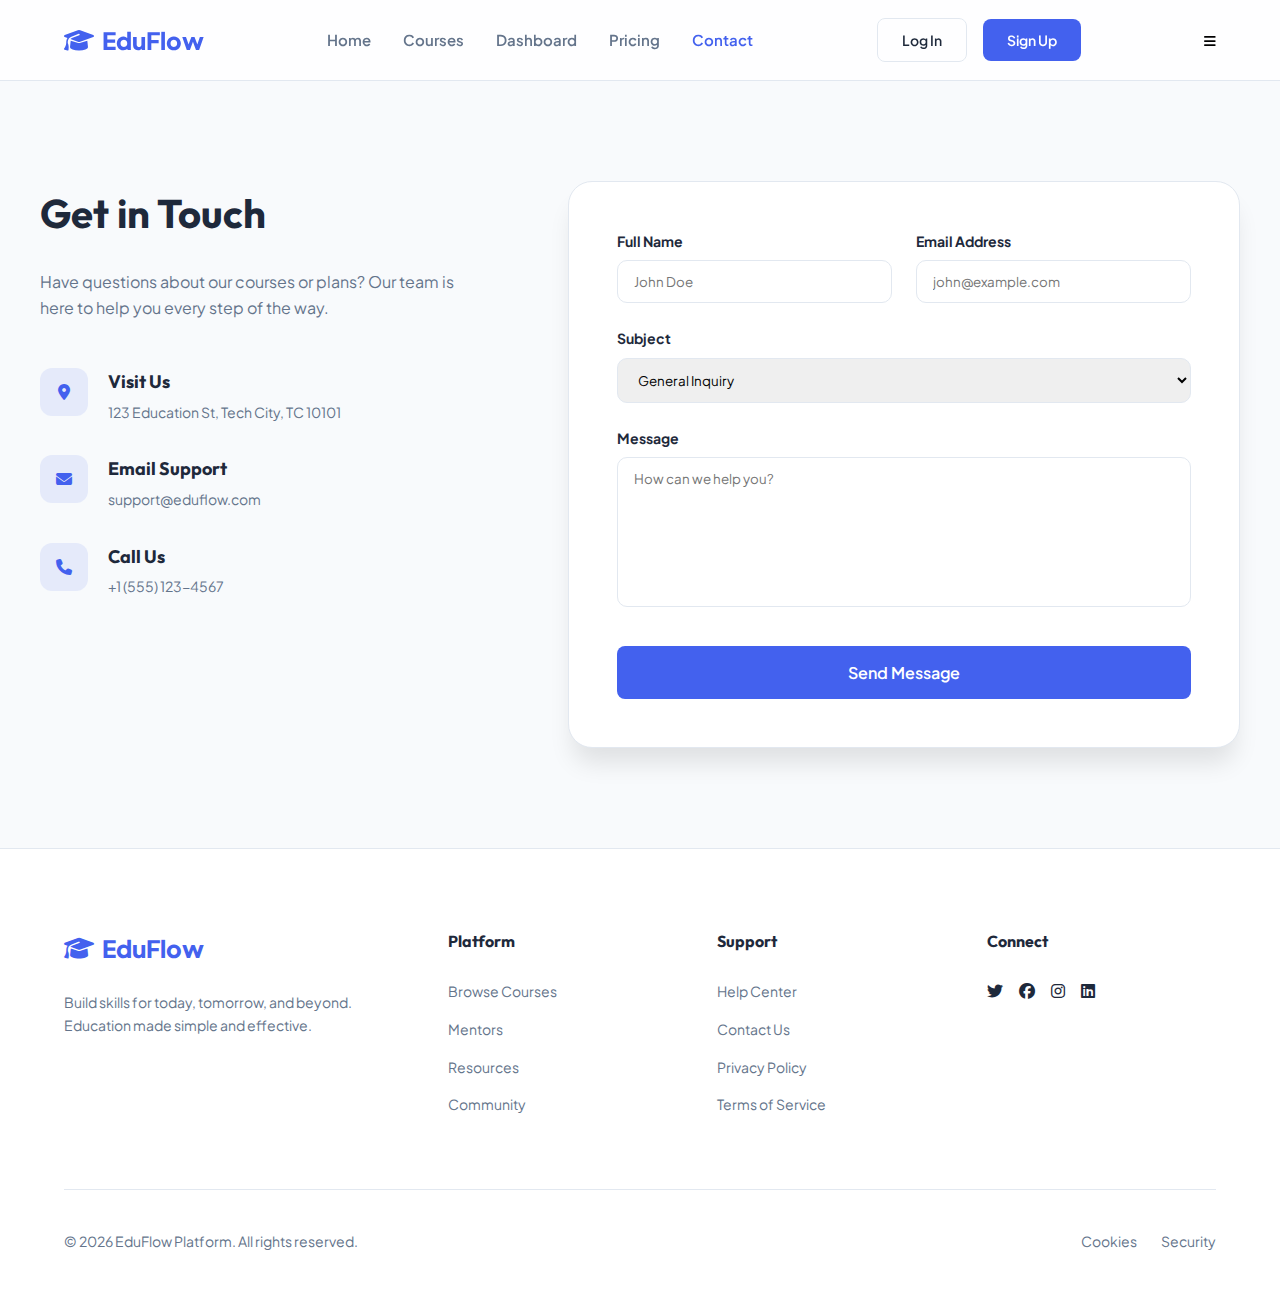
<file: eduflow-platform/contact.html>
<!DOCTYPE html>
<html lang="en">

<head>
    <meta charset="UTF-8">
    <meta name="viewport" content="width=device-width, initial-scale=1.0">
    <title>Contact Us - EduFlow</title>
    <!-- Fonts -->
    <link
        href="https://fonts.googleapis.com/css2?family=Outfit:wght@300;400;500;600;700&family=Plus+Jakarta+Sans:wght@300;400;500;600;700&display=swap"
        rel="stylesheet">
    <!-- Icons -->
    <link rel="stylesheet" href="https://cdnjs.cloudflare.com/ajax/libs/font-awesome/6.4.0/css/all.min.css">
    <!-- CSS -->
    <link rel="stylesheet" href="css/style.css">
</head>

<body>

    <!-- Header & Navigation -->
    <header>
        <div class="container navbar">
            <a href="index.html" class="logo">
                <i class="fa-solid fa-graduation-cap"></i>
                EduFlow
            </a>

            <nav class="nav-links">
                <a href="index.html" class="nav-link">Home</a>
                <a href="courses.html" class="nav-link">Courses</a>
                <a href="dashboard.html" class="nav-link">Dashboard</a>
                <a href="pricing.html" class="nav-link">Pricing</a>
                <a href="contact.html" class="nav-link active">Contact</a>
            </nav>

            <div class="nav-actions">
                <a href="#" class="btn btn-outline">Log In</a>
                <a href="#" class="btn btn-primary">Sign Up</a>
            </div>

            <button class="mobile-toggle"><i class="fa-solid fa-bars"></i></button>
        </div>
    </header>

    <!-- Contact Section -->
    <section class="container" style="padding: 100px 0;">
        <div style="display: grid; grid-template-columns: 1fr 1.5fr; gap: 80px;">
            <div>
                <h1 style="font-size: 40px; margin-bottom: 24px;">Get in Touch</h1>
                <p style="color: var(--text-muted); margin-bottom: 48px;">Have questions about our courses or plans? Our
                    team is here to help you every step of the way.</p>

                <div style="display: flex; flex-direction: column; gap: 32px;">
                    <div style="display: flex; gap: 20px; align-items: start;">
                        <div
                            style="background: rgba(67, 97, 238, 0.1); width: 48px; height: 48px; border-radius: 12px; display: flex; align-items: center; justify-content: center; color: var(--primary);">
                            <i class="fa-solid fa-location-dot"></i>
                        </div>
                        <div>
                            <h4 style="font-size: 18px; margin-bottom: 4px;">Visit Us</h4>
                            <p style="color: var(--text-muted); font-size: 14px;">123 Education St, Tech City, TC 10101
                            </p>
                        </div>
                    </div>
                    <div style="display: flex; gap: 20px; align-items: start;">
                        <div
                            style="background: rgba(67, 97, 238, 0.1); width: 48px; height: 48px; border-radius: 12px; display: flex; align-items: center; justify-content: center; color: var(--primary);">
                            <i class="fa-solid fa-envelope"></i>
                        </div>
                        <div>
                            <h4 style="font-size: 18px; margin-bottom: 4px;">Email Support</h4>
                            <p style="color: var(--text-muted); font-size: 14px;">support@eduflow.com</p>
                        </div>
                    </div>
                    <div style="display: flex; gap: 20px; align-items: start;">
                        <div
                            style="background: rgba(67, 97, 238, 0.1); width: 48px; height: 48px; border-radius: 12px; display: flex; align-items: center; justify-content: center; color: var(--primary);">
                            <i class="fa-solid fa-phone"></i>
                        </div>
                        <div>
                            <h4 style="font-size: 18px; margin-bottom: 4px;">Call Us</h4>
                            <p style="color: var(--text-muted); font-size: 14px;">+1 (555) 123-4567</p>
                        </div>
                    </div>
                </div>
            </div>

            <div
                style="background: white; padding: 48px; border-radius: var(--radius-lg); box-shadow: var(--shadow-lg); border: 1px solid var(--border);">
                <form id="contactForm">
                    <div style="display: grid; grid-template-columns: 1fr 1fr; gap: 24px; margin-bottom: 24px;">
                        <div>
                            <label style="display: block; font-size: 14px; font-weight: 700; margin-bottom: 8px;">Full
                                Name</label>
                            <input type="text" placeholder="John Doe"
                                style="width: 100%; padding: 12px 16px; border-radius: 10px; border: 1px solid var(--border); outline: none; transition: var(--transition);">
                        </div>
                        <div>
                            <label style="display: block; font-size: 14px; font-weight: 700; margin-bottom: 8px;">Email
                                Address</label>
                            <input type="email" placeholder="john@example.com"
                                style="width: 100%; padding: 12px 16px; border-radius: 10px; border: 1px solid var(--border); outline: none; transition: var(--transition);">
                        </div>
                    </div>
                    <div style="margin-bottom: 24px;">
                        <label
                            style="display: block; font-size: 14px; font-weight: 700; margin-bottom: 8px;">Subject</label>
                        <select
                            style="width: 100%; padding: 12px 16px; border-radius: 10px; border: 1px solid var(--border); outline: none; transition: var(--transition);">
                            <option>General Inquiry</option>
                            <option>Course Support</option>
                            <option>Billing Question</option>
                            <option>Partnership</option>
                        </select>
                    </div>
                    <div style="margin-bottom: 32px;">
                        <label
                            style="display: block; font-size: 14px; font-weight: 700; margin-bottom: 8px;">Message</label>
                        <textarea placeholder="How can we help you?"
                            style="width: 100%; padding: 12px 16px; border-radius: 10px; border: 1px solid var(--border); outline: none; height: 150px; resize: none; transition: var(--transition);"></textarea>
                    </div>
                    <button type="submit" class="btn btn-primary"
                        style="width: 100%; padding: 16px; font-size: 16px;">Send Message</button>
                </form>
            </div>
        </div>
    </section>

    <!-- Footer -->
    <footer>
        <div class="container">
            <div class="footer-grid">
                <div class="footer-col">
                    <a href="#" class="logo" style="margin-bottom: 24px;">
                        <i class="fa-solid fa-graduation-cap"></i>
                        EduFlow
                    </a>
                    <p style="color: var(--text-muted); font-size: 14px;">Build skills for today, tomorrow, and beyond.
                        Education made simple and effective.</p>
                </div>
                <div class="footer-col">
                    <h4>Platform</h4>
                    <ul class="footer-links">
                        <li><a href="#">Browse Courses</a></li>
                        <li><a href="#">Mentors</a></li>
                        <li><a href="#">Resources</a></li>
                        <li><a href="#">Community</a></li>
                    </ul>
                </div>
                <div class="footer-col">
                    <h4>Support</h4>
                    <ul class="footer-links">
                        <li><a href="#">Help Center</a></li>
                        <li><a href="#">Contact Us</a></li>
                        <li><a href="#">Privacy Policy</a></li>
                        <li><a href="#">Terms of Service</a></li>
                    </ul>
                </div>
                <div class="footer-col">
                    <h4>Connect</h4>
                    <div style="display: flex; gap: 16px;">
                        <a href="#"><i class="fa-brands fa-twitter"></i></a>
                        <a href="#"><i class="fa-brands fa-facebook"></i></a>
                        <a href="#"><i class="fa-brands fa-instagram"></i></a>
                        <a href="#"><i class="fa-brands fa-linkedin"></i></a>
                    </div>
                </div>
            </div>

            <div class="footer-bottom">
                <p>&copy; 2026 EduFlow Platform. All rights reserved.</p>
                <div style="display: flex; gap: 24px;">
                    <a href="#">Cookies</a>
                    <a href="#">Security</a>
                </div>
            </div>
        </div>
    </footer>

    <script src="js/main.js"></script>
</body>

</html>
</file>
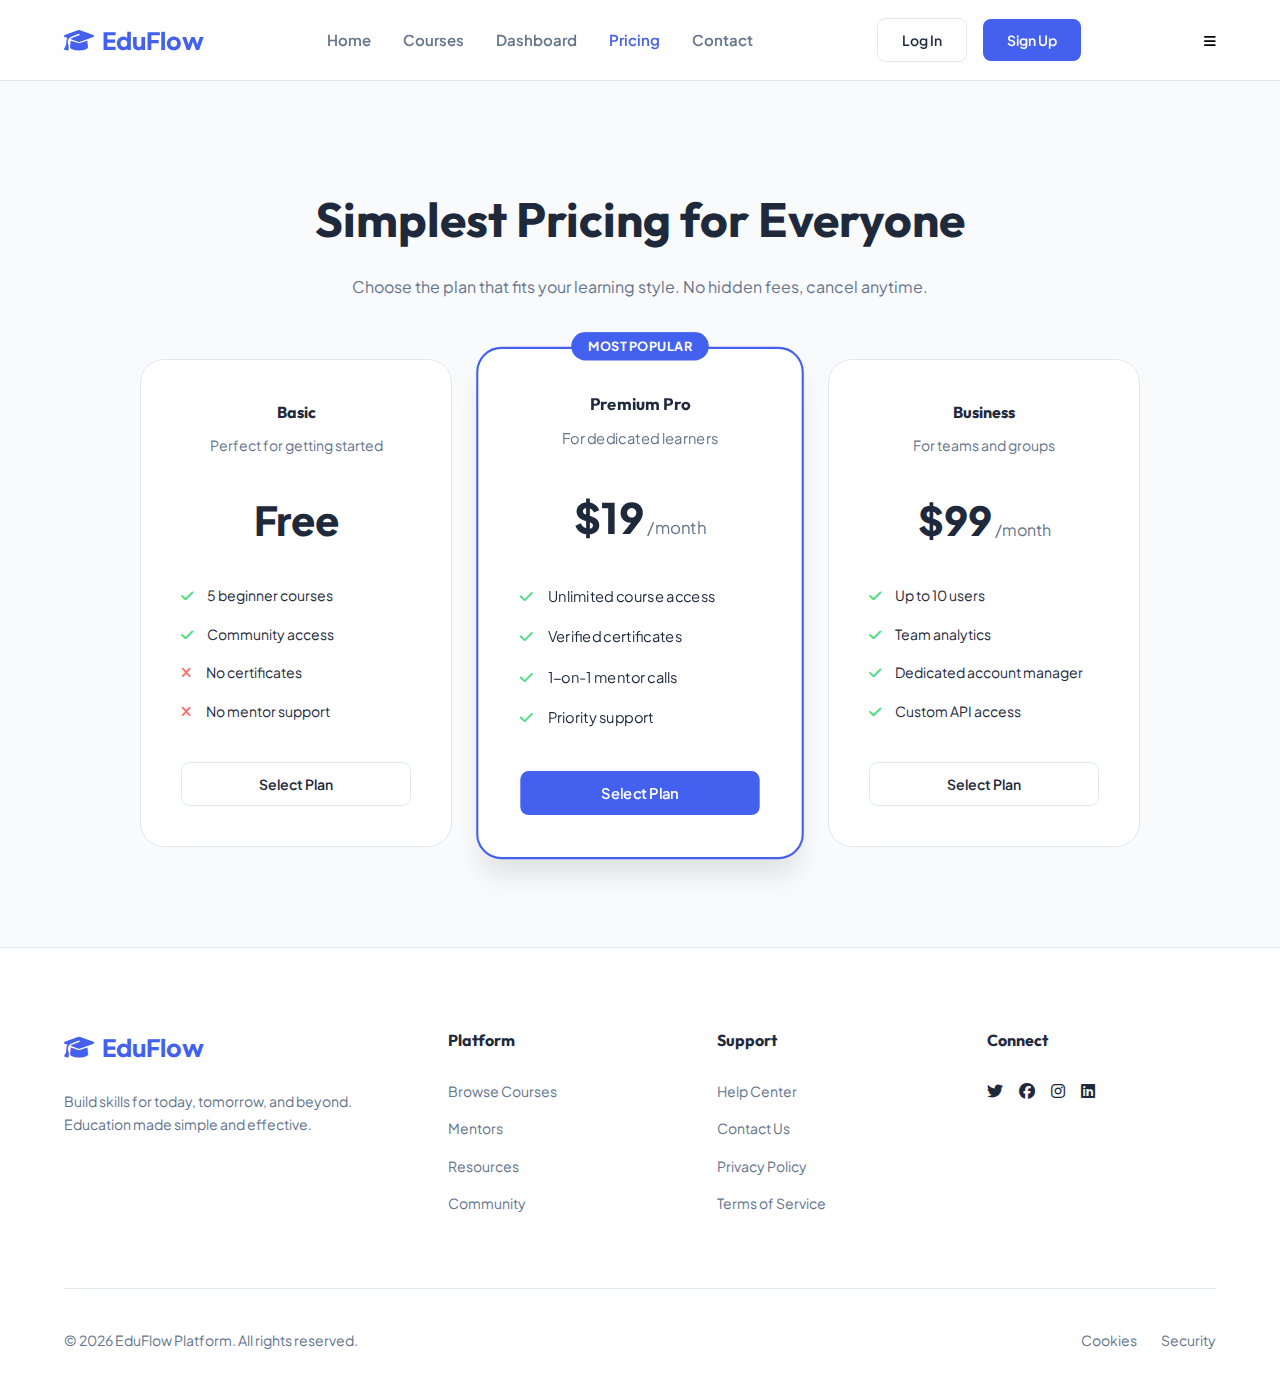
<file: eduflow-platform/pricing.html>
<!DOCTYPE html>
<html lang="en">

<head>
    <meta charset="UTF-8">
    <meta name="viewport" content="width=device-width, initial-scale=1.0">
    <title>Pricing Plans - EduFlow</title>
    <!-- Fonts -->
    <link
        href="https://fonts.googleapis.com/css2?family=Outfit:wght@300;400;500;600;700&family=Plus+Jakarta+Sans:wght@300;400;500;600;700&display=swap"
        rel="stylesheet">
    <!-- Icons -->
    <link rel="stylesheet" href="https://cdnjs.cloudflare.com/ajax/libs/font-awesome/6.4.0/css/all.min.css">
    <!-- CSS -->
    <link rel="stylesheet" href="css/style.css">
</head>

<body>

    <!-- Header & Navigation -->
    <header>
        <div class="container navbar">
            <a href="index.html" class="logo">
                <i class="fa-solid fa-graduation-cap"></i>
                EduFlow
            </a>

            <nav class="nav-links">
                <a href="index.html" class="nav-link">Home</a>
                <a href="courses.html" class="nav-link">Courses</a>
                <a href="dashboard.html" class="nav-link">Dashboard</a>
                <a href="pricing.html" class="nav-link active">Pricing</a>
                <a href="contact.html" class="nav-link">Contact</a>
            </nav>

            <div class="nav-actions">
                <a href="#" class="btn btn-outline">Log In</a>
                <a href="#" class="btn btn-primary">Sign Up</a>
            </div>

            <button class="mobile-toggle"><i class="fa-solid fa-bars"></i></button>
        </div>
    </header>

    <!-- Pricing Section -->
    <section class="container" style="padding: 100px 0; text-align: center;">
        <h1 style="font-size: 48px; margin-bottom: 16px;">Simplest Pricing for Everyone</h1>
        <p style="color: var(--text-muted); max-width: 600px; margin: 0 auto 60px;">Choose the plan that fits your
            learning style. No hidden fees, cancel anytime.</p>

        <div
            style="display: grid; grid-template-columns: repeat(3, 1fr); gap: 32px; max-width: 1000px; margin: 0 auto;">
            <!-- Basic Plan -->
            <div
                style="background: white; padding: 40px; border-radius: var(--radius-lg); border: 1px solid var(--border); transition: var(--transition);">
                <h4 style="margin-bottom: 8px;">Basic</h4>
                <p style="color: var(--text-muted); font-size: 14px; margin-bottom: 32px;">Perfect for getting started
                </p>
                <div style="margin-bottom: 32px;">
                    <span style="font-size: 40px; font-weight: 800;">Free</span>
                </div>
                <ul
                    style="text-align: left; display: flex; flex-direction: column; gap: 16px; margin-bottom: 40px; font-size: 14px;">
                    <li><i class="fa-solid fa-check" style="color: var(--success); margin-right: 12px;"></i> 5 beginner
                        courses</li>
                    <li><i class="fa-solid fa-check" style="color: var(--success); margin-right: 12px;"></i> Community
                        access</li>
                    <li><i class="fa-solid fa-xmark" style="color: var(--danger); margin-right: 12px;"></i> No
                        certificates</li>
                    <li><i class="fa-solid fa-xmark" style="color: var(--danger); margin-right: 12px;"></i> No mentor
                        support</li>
                </ul>
                <button class="btn btn-outline" style="width: 100%; padding: 12px;">Select Plan</button>
            </div>

            <!-- Pro Plan -->
            <div
                style="background: white; padding: 40px; border-radius: var(--radius-lg); border: 2px solid var(--primary); box-shadow: var(--shadow-lg); transition: var(--transition); position: relative; transform: scale(1.05);">
                <span
                    style="position: absolute; top: -16px; left: 50%; transform: translateX(-50%); background: var(--primary); color: white; padding: 4px 16px; border-radius: 20px; font-size: 12px; font-weight: 700;">MOST
                    POPULAR</span>
                <h4 style="margin-bottom: 8px;">Premium Pro</h4>
                <p style="color: var(--text-muted); font-size: 14px; margin-bottom: 32px;">For dedicated learners</p>
                <div style="margin-bottom: 32px;">
                    <span style="font-size: 40px; font-weight: 800;">$19</span>
                    <span style="color: var(--text-muted);">/month</span>
                </div>
                <ul
                    style="text-align: left; display: flex; flex-direction: column; gap: 16px; margin-bottom: 40px; font-size: 14px;">
                    <li><i class="fa-solid fa-check" style="color: var(--success); margin-right: 12px;"></i> Unlimited
                        course access</li>
                    <li><i class="fa-solid fa-check" style="color: var(--success); margin-right: 12px;"></i> Verified
                        certificates</li>
                    <li><i class="fa-solid fa-check" style="color: var(--success); margin-right: 12px;"></i> 1-on-1
                        mentor calls</li>
                    <li><i class="fa-solid fa-check" style="color: var(--success); margin-right: 12px;"></i> Priority
                        support</li>
                </ul>
                <button class="btn btn-primary" style="width: 100%; padding: 12px;">Select Plan</button>
            </div>

            <!-- Team Plan -->
            <div
                style="background: white; padding: 40px; border-radius: var(--radius-lg); border: 1px solid var(--border); transition: var(--transition);">
                <h4 style="margin-bottom: 8px;">Business</h4>
                <p style="color: var(--text-muted); font-size: 14px; margin-bottom: 32px;">For teams and groups</p>
                <div style="margin-bottom: 32px;">
                    <span style="font-size: 40px; font-weight: 800;">$99</span>
                    <span style="color: var(--text-muted);">/month</span>
                </div>
                <ul
                    style="text-align: left; display: flex; flex-direction: column; gap: 16px; margin-bottom: 40px; font-size: 14px;">
                    <li><i class="fa-solid fa-check" style="color: var(--success); margin-right: 12px;"></i> Up to 10
                        users</li>
                    <li><i class="fa-solid fa-check" style="color: var(--success); margin-right: 12px;"></i> Team
                        analytics</li>
                    <li><i class="fa-solid fa-check" style="color: var(--success); margin-right: 12px;"></i> Dedicated
                        account manager</li>
                    <li><i class="fa-solid fa-check" style="color: var(--success); margin-right: 12px;"></i> Custom API
                        access</li>
                </ul>
                <button class="btn btn-outline" style="width: 100%; padding: 12px;">Select Plan</button>
            </div>
        </div>
    </section>

    <!-- Footer -->
    <footer>
        <div class="container">
            <div class="footer-grid">
                <div class="footer-col">
                    <a href="#" class="logo" style="margin-bottom: 24px;">
                        <i class="fa-solid fa-graduation-cap"></i>
                        EduFlow
                    </a>
                    <p style="color: var(--text-muted); font-size: 14px;">Build skills for today, tomorrow, and beyond.
                        Education made simple and effective.</p>
                </div>
                <div class="footer-col">
                    <h4>Platform</h4>
                    <ul class="footer-links">
                        <li><a href="#">Browse Courses</a></li>
                        <li><a href="#">Mentors</a></li>
                        <li><a href="#">Resources</a></li>
                        <li><a href="#">Community</a></li>
                    </ul>
                </div>
                <div class="footer-col">
                    <h4>Support</h4>
                    <ul class="footer-links">
                        <li><a href="#">Help Center</a></li>
                        <li><a href="#">Contact Us</a></li>
                        <li><a href="#">Privacy Policy</a></li>
                        <li><a href="#">Terms of Service</a></li>
                    </ul>
                </div>
                <div class="footer-col">
                    <h4>Connect</h4>
                    <div style="display: flex; gap: 16px;">
                        <a href="#"><i class="fa-brands fa-twitter"></i></a>
                        <a href="#"><i class="fa-brands fa-facebook"></i></a>
                        <a href="#"><i class="fa-brands fa-instagram"></i></a>
                        <a href="#"><i class="fa-brands fa-linkedin"></i></a>
                    </div>
                </div>
            </div>

            <div class="footer-bottom">
                <p>&copy; 2026 EduFlow Platform. All rights reserved.</p>
                <div style="display: flex; gap: 24px;">
                    <a href="#">Cookies</a>
                    <a href="#">Security</a>
                </div>
            </div>
        </div>
    </footer>

    <script src="js/main.js"></script>
</body>

</html>
</file>
<file: eduflow-platform/css/style.css>
/* style.css */
@import url('https://fonts.googleapis.com/css2?family=Outfit:wght@300;400;500;600;700&family=Plus+Jakarta+Sans:wght@300;400;500;600;700&display=swap');

:root {
    /* Color Palette */
    --primary: #4361ee;
    --primary-light: #4895ef;
    --primary-dark: #3f37c9;
    --accent: #4cc9f0;
    --success: #4ade80;
    --warning: #fbbf24;
    --danger: #f87171;

    /* Neutral Colors */
    --bg-main: #f8fafc;
    --bg-card: #ffffff;
    --text-main: #1e293b;
    --text-muted: #64748b;
    --border: #e2e8f0;

    /* Design Tokens */
    --radius-sm: 8px;
    --radius-md: 16px;
    --radius-lg: 24px;
    --shadow-sm: 0 2px 4px rgba(0, 0, 0, 0.05);
    --shadow-md: 0 10px 15px -3px rgba(0, 0, 0, 0.1);
    --shadow-lg: 0 20px 25px -5px rgba(0, 0, 0, 0.1);
    --transition: all 0.3s cubic-bezier(0.4, 0, 0.2, 1);
}

* {
    margin: 0;
    padding: 0;
    box-sizing: border-box;
    font-family: 'Plus Jakarta Sans', sans-serif;
}

body {
    background-color: var(--bg-main);
    color: var(--text-main);
    line-height: 1.6;
    overflow-x: hidden;
}

h1,
h2,
h3,
h4,
h5,
h6 {
    font-family: 'Outfit', sans-serif;
    font-weight: 700;
}

a {
    text-decoration: none;
    color: inherit;
    transition: var(--transition);
}

ul {
    list-style: none;
}

button {
    cursor: pointer;
    border: none;
    outline: none;
    background: none;
    transition: var(--transition);
}

.container {
    max-width: 1200px;
    margin: 0 auto;
    padding: 0 24px;
}

/* --- Navigation --- */
header {
    background: rgba(255, 255, 255, 0.8);
    backdrop-filter: blur(12px);
    position: sticky;
    top: 0;
    z-index: 1000;
    border-bottom: 1px solid var(--border);
}

.navbar {
    height: 80px;
    display: flex;
    justify-content: space-between;
    align-items: center;
}

.logo {
    font-size: 24px;
    font-weight: 800;
    color: var(--primary);
    display: flex;
    align-items: center;
    gap: 8px;
}

.nav-links {
    display: flex;
    gap: 32px;
}

.nav-link {
    font-size: 15px;
    font-weight: 600;
    color: var(--text-muted);
}

.nav-link:hover,
.nav-link.active {
    color: var(--primary);
}

.nav-actions {
    display: flex;
    align-items: center;
    gap: 16px;
}

.btn {
    padding: 10px 24px;
    border-radius: var(--radius-sm);
    font-weight: 600;
    font-size: 14px;
}

.btn-outline {
    border: 1px solid var(--border);
    color: var(--text-main);
}

.btn-primary {
    background: var(--primary);
    color: white;
}

.btn-primary:hover {
    background: var(--primary-dark);
    transform: translateY(-2px);
    box-shadow: var(--shadow-md);
}

/* --- Hero Section --- */
.hero {
    padding: 100px 0;
    display: flex;
    align-items: center;
    gap: 60px;
    min-height: 80vh;
}

.hero-content {
    flex: 1;
}

.hero-content h1 {
    font-size: 64px;
    line-height: 1.1;
    margin-bottom: 24px;
    background: linear-gradient(135deg, var(--text-main), var(--primary));
    -webkit-background-clip: text;
    -webkit-text-fill-color: transparent;
}

.hero-content p {
    font-size: 18px;
    color: var(--text-muted);
    margin-bottom: 40px;
    max-width: 500px;
}

.hero-btns {
    display: flex;
    gap: 16px;
}

.hero-image {
    flex: 1;
    position: relative;
    display: flex;
    justify-content: center;
}

.hero-image img {
    max-width: 100%;
    border-radius: var(--radius-lg);
    box-shadow: var(--shadow-lg);
}

.floating-stats {
    position: absolute;
    bottom: 40px;
    left: -20px;
    background: white;
    padding: 16px 24px;
    border-radius: var(--radius-md);
    box-shadow: var(--shadow-md);
    display: flex;
    align-items: center;
    gap: 12px;
    animation: float 3s ease-in-out infinite;
}

@keyframes float {

    0%,
    100% {
        transform: translateY(0);
    }

    50% {
        transform: translateY(-10px);
    }
}

/* --- Footer --- */
footer {
    background: white;
    padding: 80px 0 40px;
    border-top: 1px solid var(--border);
}

.footer-grid {
    display: grid;
    grid-template-columns: 1.5fr repeat(3, 1fr);
    gap: 40px;
    margin-bottom: 60px;
}

.footer-col h4 {
    margin-bottom: 24px;
}

.footer-links li {
    margin-bottom: 12px;
}

.footer-links a {
    color: var(--text-muted);
    font-size: 14px;
}

.footer-links a:hover {
    color: var(--primary);
}

.footer-bottom {
    padding-top: 40px;
    border-top: 1px solid var(--border);
    display: flex;
    justify-content: space-between;
    align-items: center;
    color: var(--text-muted);
    font-size: 14px;
}
</file>
